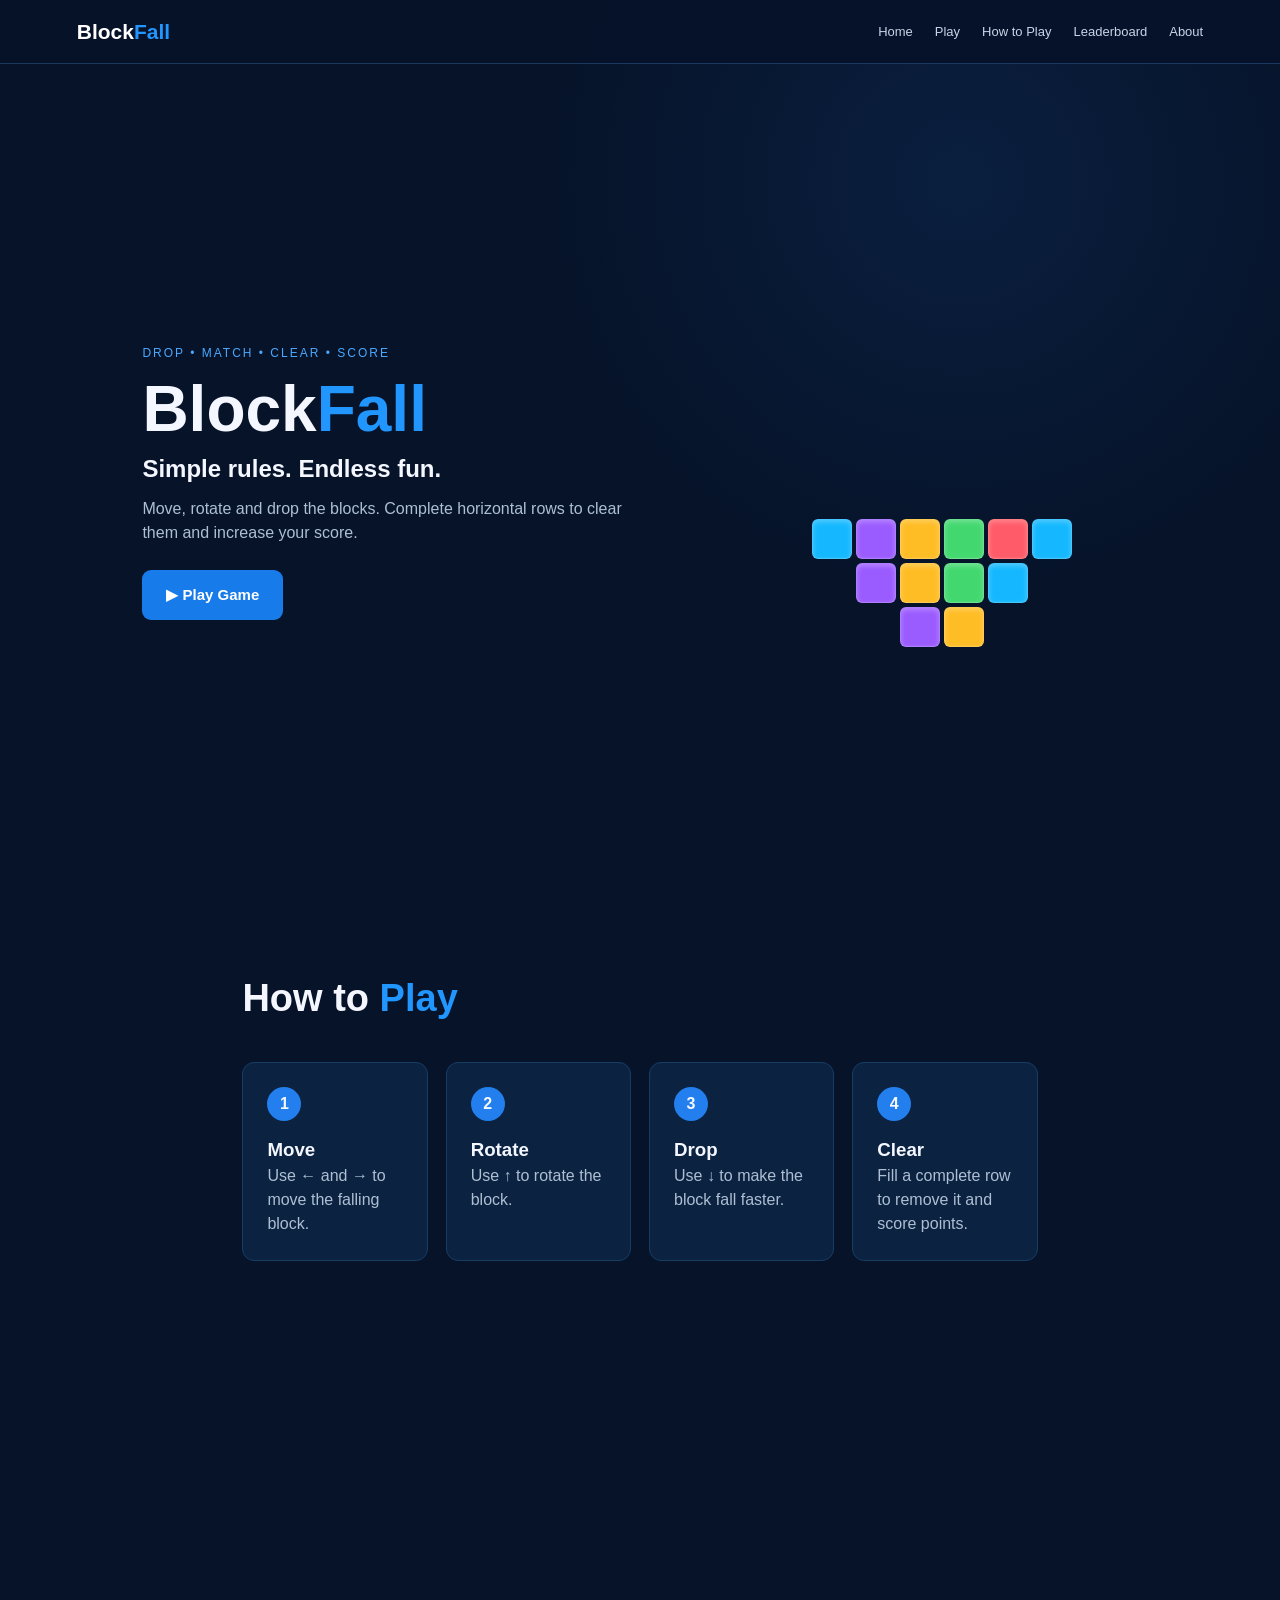
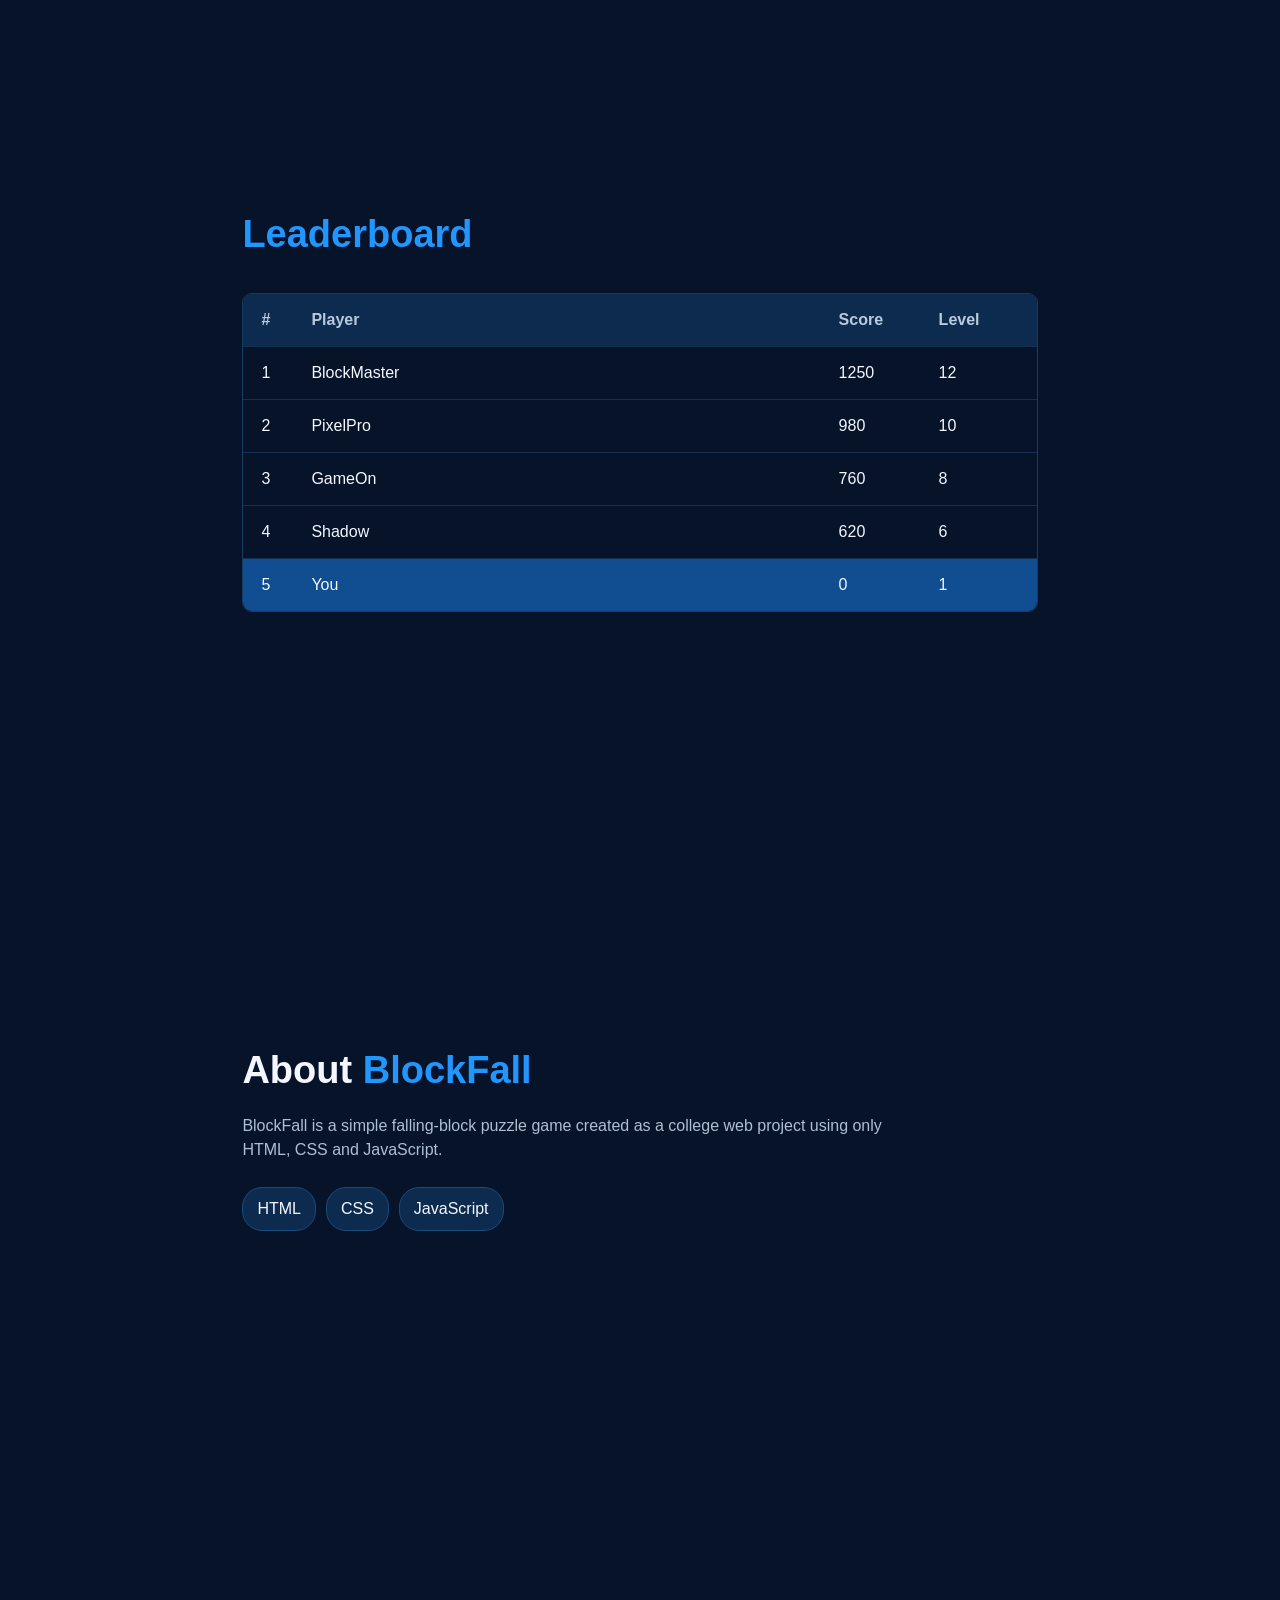
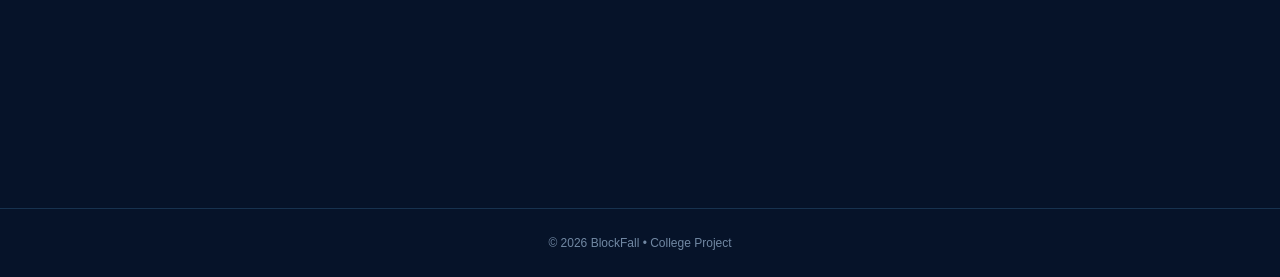
<file: index.html>
<!DOCTYPE html>
<html lang="en">
<head>
  <meta charset="UTF-8">
  <meta name="viewport" content="width=device-width, initial-scale=1.0">
  <title>BlockFall</title>
  <link rel="stylesheet" href="style.css">
</head>
<body>
  <header class="navbar">
    <a class="logo" href="#home">Block<span>Fall</span></a>
    <nav>
      <a href="#home">Home</a>
      <a href="game.html">Play</a>
      <a href="#how">How to Play</a>
      <a href="#leaderboard">Leaderboard</a>
      <a href="#about">About</a>
    </nav>
  </header>

  <main>
    <section id="home" class="page hero">
      <div class="hero-text">
        <p class="tag">DROP • MATCH • CLEAR • SCORE</p>
        <h1>Block<span>Fall</span></h1>
        <p class="subtitle">Simple rules. Endless fun.</p>
        <p>Move, rotate and drop the blocks. Complete horizontal rows to clear them and increase your score.</p>
        <a class="primary play-link" href="game.html">▶ Play Game</a>
      </div>
      <div class="hero-blocks" aria-hidden="true">
        <div class="stack">
          <i class="c1"></i><i class="c2"></i><i class="c3"></i><i class="c4"></i>
          <i class="c5"></i><i class="c6"></i><i class="c7"></i><i class="c8"></i>
          <i class="c9"></i><i class="c10"></i><i class="c11"></i><i class="c12"></i>
        </div>
      </div>
    </section>

    <section id="how" class="page info-page">
      <h2>How to <span>Play</span></h2>
      <div class="steps">
        <div><b>1</b><h3>Move</h3><p>Use ← and → to move the falling block.</p></div>
        <div><b>2</b><h3>Rotate</h3><p>Use ↑ to rotate the block.</p></div>
        <div><b>3</b><h3>Drop</h3><p>Use ↓ to make the block fall faster.</p></div>
        <div><b>4</b><h3>Clear</h3><p>Fill a complete row to remove it and score points.</p></div>
      </div>
    </section>

    <section id="leaderboard" class="page info-page">
      <h2><span>Leaderboard</span></h2>
      <div class="table">
        <div class="row head"><b>#</b><b>Player</b><b>Score</b><b>Level</b></div>
        <div class="row"><span>1</span><span>BlockMaster</span><span>1250</span><span>12</span></div>
        <div class="row"><span>2</span><span>PixelPro</span><span>980</span><span>10</span></div>
        <div class="row"><span>3</span><span>GameOn</span><span>760</span><span>8</span></div>
        <div class="row"><span>4</span><span>Shadow</span><span>620</span><span>6</span></div>
        <div class="row you"><span>5</span><span>You</span><span id="bestScore">0</span><span>1</span></div>
      </div>
    </section>

    <section id="about" class="page info-page">
      <h2>About <span>BlockFall</span></h2>
      <p class="about-text">BlockFall is a simple falling-block puzzle game created as a college web project using only HTML, CSS and JavaScript.</p>
      <div class="tech-list">
        <span>HTML</span><span>CSS</span><span>JavaScript</span>
      </div>
    </section>
  </main>

  <footer>© 2026 BlockFall • College Project</footer>
</body>
</html>
</file>
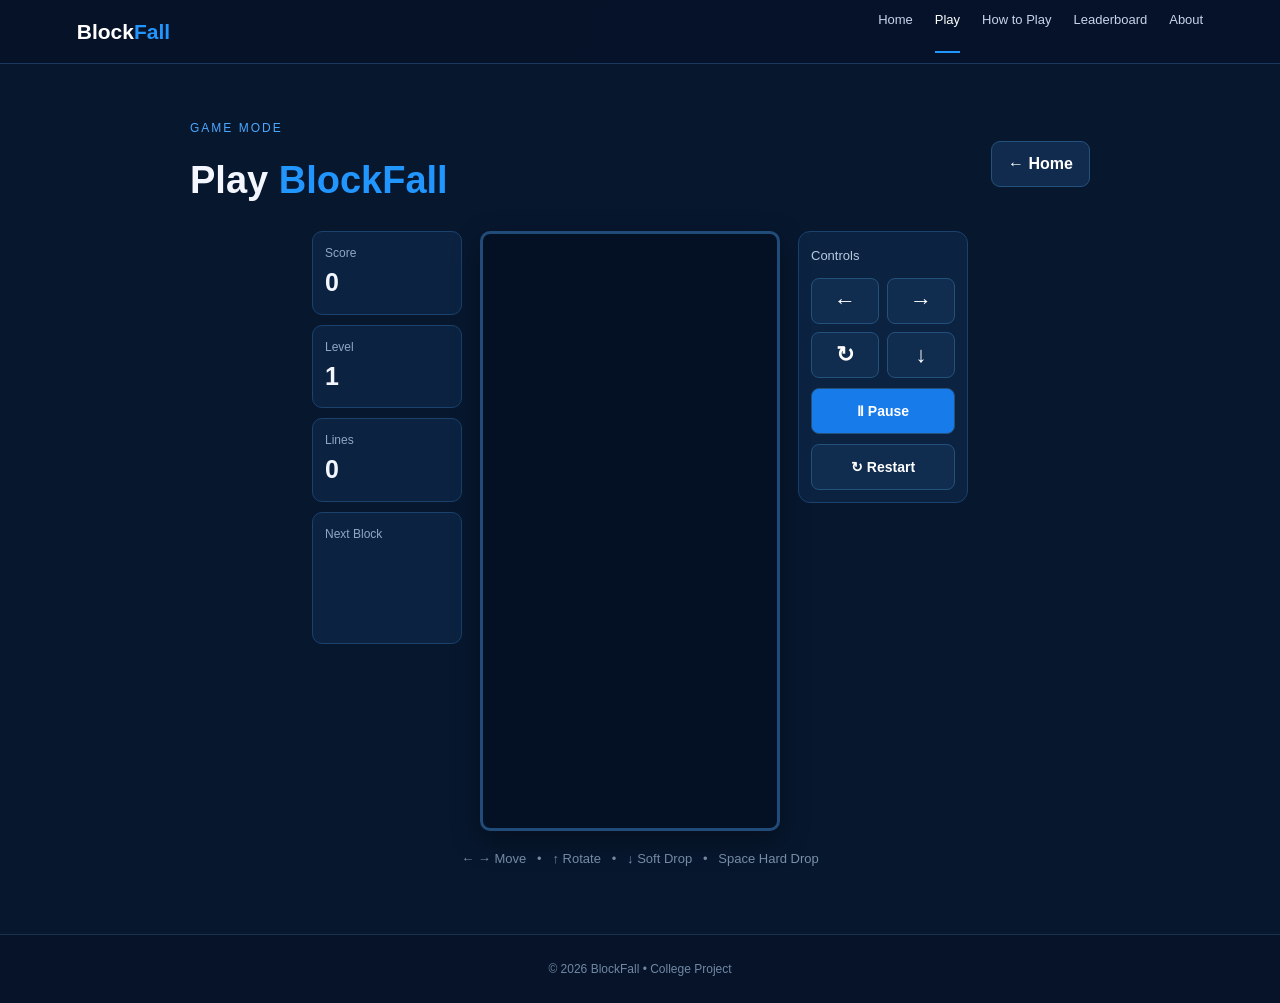
<file: game.html>
<!DOCTYPE html>
<html lang="en">
<head>
  <meta charset="UTF-8">
  <meta name="viewport" content="width=device-width, initial-scale=1.0">
  <title>BlockFall - Play</title>
  <link rel="stylesheet" href="style.css">
</head>
<body>
  <header class="navbar">
    <a class="logo" href="index.html">Block<span>Fall</span></a>
    <nav>
      <a href="index.html">Home</a>
      <a href="game.html" class="active">Play</a>
      <a href="index.html#how">How to Play</a>
      <a href="index.html#leaderboard">Leaderboard</a>
      <a href="index.html#about">About</a>
    </nav>
  </header>

  <main>
    <section id="game" class="page game-page">
      <div class="section-title">
        <div>
          <p class="tag">GAME MODE</p>
          <h2>Play <span>BlockFall</span></h2>
        </div>
        <a class="small-btn link-btn" href="index.html">← Home</a>
      </div>

      <div class="game-layout">
        <aside class="side-panel">
          <div class="stat"><small>Score</small><strong id="score">0</strong></div>
          <div class="stat"><small>Level</small><strong id="level">1</strong></div>
          <div class="stat"><small>Lines</small><strong id="lines">0</strong></div>
          <div class="next-box">
            <small>Next Block</small>
            <div id="nextPreview"></div>
          </div>
        </aside>

        <div class="board-wrap">
          <div id="board" class="board" aria-label="BlockFall game board"></div>
          <div id="gameMessage" class="game-message hidden">
            <h3>Game Over</h3>
            <p>Your score: <span id="finalScore">0</span></p>
            <button class="primary" id="playAgain" type="button">Play Again</button>
          </div>
        </div>

        <aside class="controls">
          <div class="control-title">Controls</div>
          <div class="controls-row">
            <button type="button" data-key="ArrowLeft" aria-label="Move left">←</button>
            <button type="button" data-key="ArrowRight" aria-label="Move right">→</button>
            <button type="button" data-key="ArrowUp" aria-label="Rotate">↻</button>
            <button type="button" data-key="ArrowDown" aria-label="Drop">↓</button>
          </div>
          <button class="wide" id="pauseBtn" type="button">Ⅱ Pause</button>
          <button class="restart-control" id="restartBtn" type="button">↻ Restart</button>
        </aside>
      </div>

      <p class="hint">← → Move &nbsp; • &nbsp; ↑ Rotate &nbsp; • &nbsp; ↓ Soft Drop &nbsp; • &nbsp; Space Hard Drop</p>
    </section>
  </main>

  <footer>© 2026 BlockFall • College Project</footer>
  <script src="script.js"></script>
</body>
</html>
</file>
<file: style.css>
*{box-sizing:border-box;margin:0;padding:0}
html{scroll-behavior:smooth}
body{font-family:Arial,Helvetica,sans-serif;background:#061329;color:#f4f7ff;line-height:1.5}
body:before{content:"";position:fixed;inset:0;z-index:-1;background:radial-gradient(circle at 75% 20%,#12366a55,transparent 35%),#061329}
.navbar{height:64px;display:flex;align-items:center;justify-content:space-between;padding:0 6%;border-bottom:1px solid #1a3960;background:#061329ee;position:sticky;top:0;z-index:10}
.logo{font-size:21px;font-weight:800;color:#fff;text-decoration:none}.logo span,h1 span,h2 span{color:#2196ff}
nav{display:flex;gap:22px}nav a{color:#c6d5e8;text-decoration:none;font-size:13px}nav a:hover{color:#fff}
.page{min-height:calc(100vh - 64px);padding:70px 8%;scroll-margin-top:64px}
.hero{display:flex;align-items:center;justify-content:space-between;gap:40px;max-width:1200px;margin:auto}
.hero-text{max-width:560px}.tag{color:#4aa8ff;font-size:12px;letter-spacing:2px;margin-bottom:15px}
h1{font-size:64px;line-height:1;margin-bottom:10px}.subtitle{font-size:24px;font-weight:bold;margin-bottom:10px}.hero-text>p:not(.tag):not(.subtitle){color:#aebfd3;max-width:500px}
.primary,.small-btn,.controls button{border:0;border-radius:9px;cursor:pointer;font-weight:bold;color:white}
.primary{background:#187bea;padding:14px 24px;margin-top:25px;font-size:15px}.primary:hover{background:#3093ff}
.hero-blocks{width:390px;height:330px;display:flex;align-items:flex-end;justify-content:center}
.stack{display:grid;grid-template-columns:repeat(6,42px);grid-auto-rows:42px;align-items:end;gap:2px}
.stack i,.cell.filled{display:block;width:40px;height:40px;border-radius:6px;border:1px solid #ffffff33;box-shadow:inset 0 2px 5px #ffffff44}
.c1{grid-column:1}.c2{grid-column:2}.c3{grid-column:3}.c4{grid-column:4}
.c5{grid-column:5}.c6{grid-column:6}.c7{grid-column:2}.c8{grid-column:3}
.c9{grid-column:4}.c10{grid-column:5}.c11{grid-column:3}.c12{grid-column:4}
.c1,.c6,.c10{background:#15b8ff}.c2,.c7,.c11{background:#9b5cff}.c3,.c8,.c12{background:#ffbd25}.c4,.c9{background:#42d86f}.c5{background:#ff5b68}

#game{background:#07172e;min-height:auto;padding-top:55px;padding-bottom:65px}
.section-title{display:flex;justify-content:space-between;align-items:center;max-width:900px;margin:0 auto 22px}
h2{font-size:38px}.small-btn{background:#112b4e;padding:10px 16px;border:1px solid #24517c;color:#fff;border-radius:9px;cursor:pointer;font-weight:bold}

.game-layout{display:grid;grid-template-columns:150px 300px 170px;justify-content:center;align-items:start;gap:18px;max-width:720px;margin:0 auto}
.side-panel,.controls{display:flex;flex-direction:column;gap:10px}
.stat,.next-box{background:#0b2341;border:1px solid #1a426d;border-radius:10px;padding:12px}
.stat small,.next-box small{display:block;color:#8fa8c2;font-size:12px}
.stat strong{font-size:25px;display:block;margin-top:2px}
.next-box{min-height:120px}
.board-wrap{position:relative;width:300px}
.board{width:300px;height:600px;background:#041124;border:3px solid #214b78;border-radius:10px;display:grid;grid-template-columns:repeat(10,1fr);grid-template-rows:repeat(20,1fr);overflow:hidden;box-shadow:0 10px 30px #0005}
.cell{border:1px solid #0d2948}.cell.filled{width:auto;height:auto;border-radius:3px}
.controls{background:#0b2341;border:1px solid #1a426d;border-radius:12px;padding:12px}
.control-title{font-size:13px;color:#b8cbe0;margin:2px 0 2px}
.controls-row{display:grid;grid-template-columns:1fr 1fr;gap:8px}
.controls button{min-height:46px;background:#102d50;border:1px solid #24517c;border-radius:8px;cursor:pointer;font-size:22px;color:#fff}
.controls button:hover{background:#173b64}
.controls .wide{font-size:14px;background:#187bea;grid-column:1/-1}
.hint{text-align:center;color:#7890aa;margin:18px auto 0;font-size:13px}
.game-message{position:absolute;inset:0;background:#061329ee;display:flex;flex-direction:column;align-items:center;justify-content:center;border-radius:10px;text-align:center;padding:20px}
.game-message h3{font-size:30px}.game-message p{color:#aebfd3}.hidden{display:none}
#nextPreview{height:80px;display:grid;grid-template-columns:repeat(4,20px);grid-template-rows:repeat(4,20px);justify-content:center;align-content:center;margin-top:8px}
.preview-cell{width:18px;height:18px;border-radius:3px}

.info-page{max-width:1000px;margin:auto}.steps{display:grid;grid-template-columns:repeat(4,1fr);gap:18px;margin-top:35px}.steps>div{background:#0b2341;border:1px solid #173d65;border-radius:12px;padding:24px}.steps b{display:grid;place-items:center;width:34px;height:34px;border-radius:50%;background:#237fee;margin-bottom:15px}.steps p,.about-text{color:#aebfd3}.table{margin-top:30px;border:1px solid #183d64;border-radius:10px;overflow:hidden}.row{display:grid;grid-template-columns:50px 1fr 100px 80px;padding:14px 18px;border-bottom:1px solid #12304f}.row:last-child{border:0}.row.head{background:#0d2b4e;color:#b7cbe0}.row.you{background:#104d91}.about-text{max-width:650px;margin-top:15px}.tech-list{display:flex;gap:10px;margin-top:25px}.tech-list span{background:#0d2b4e;border:1px solid #1b4b79;padding:9px 14px;border-radius:20px}
footer{text-align:center;padding:25px;color:#7188a3;border-top:1px solid #17324f;font-size:12px}

@media(max-width:750px){
  nav{display:none}.navbar{padding:0 5%}.page{padding:45px 5%}
  .hero{flex-direction:column;text-align:center}.hero-blocks{width:100%;height:250px}h1{font-size:48px}
  .game-layout{grid-template-columns:minmax(0,300px);gap:12px;justify-items:center}
  .side-panel{width:300px;display:grid;grid-template-columns:repeat(3,1fr);gap:8px}
  .next-box{display:none}.stat{padding:9px;text-align:center}.stat strong{font-size:20px}
  .board-wrap,.board{width:min(82vw,300px)}.board{height:min(164vw,600px)}
  .controls{width:min(82vw,300px);display:grid;grid-template-columns:1fr 1fr;gap:8px}
  .control-title{grid-column:1/-1}.controls-row{display:contents}
  .controls button{min-height:48px}.controls .wide{grid-column:1/-1}
  .steps{grid-template-columns:1fr 1fr}.row{grid-template-columns:35px 1fr 75px 55px;padding:12px 10px}
}
@media(max-width:480px){
  .steps{grid-template-columns:1fr}.hero-blocks{transform:scale(.8)}
  .game-layout{grid-template-columns:minmax(0,250px)}
  .side-panel,.controls,.board-wrap,.board{width:min(88vw,250px)}
  .board{height:min(176vw,500px)}
}

.play-link{display:inline-block;text-decoration:none}
.link-btn{text-decoration:none;display:inline-block;color:#fff}
.controls .restart-control{font-size:14px;background:#102d50}
.navbar nav a.active{color:#fff;border-bottom:2px solid #2196ff;padding-bottom:21px}
</file>
